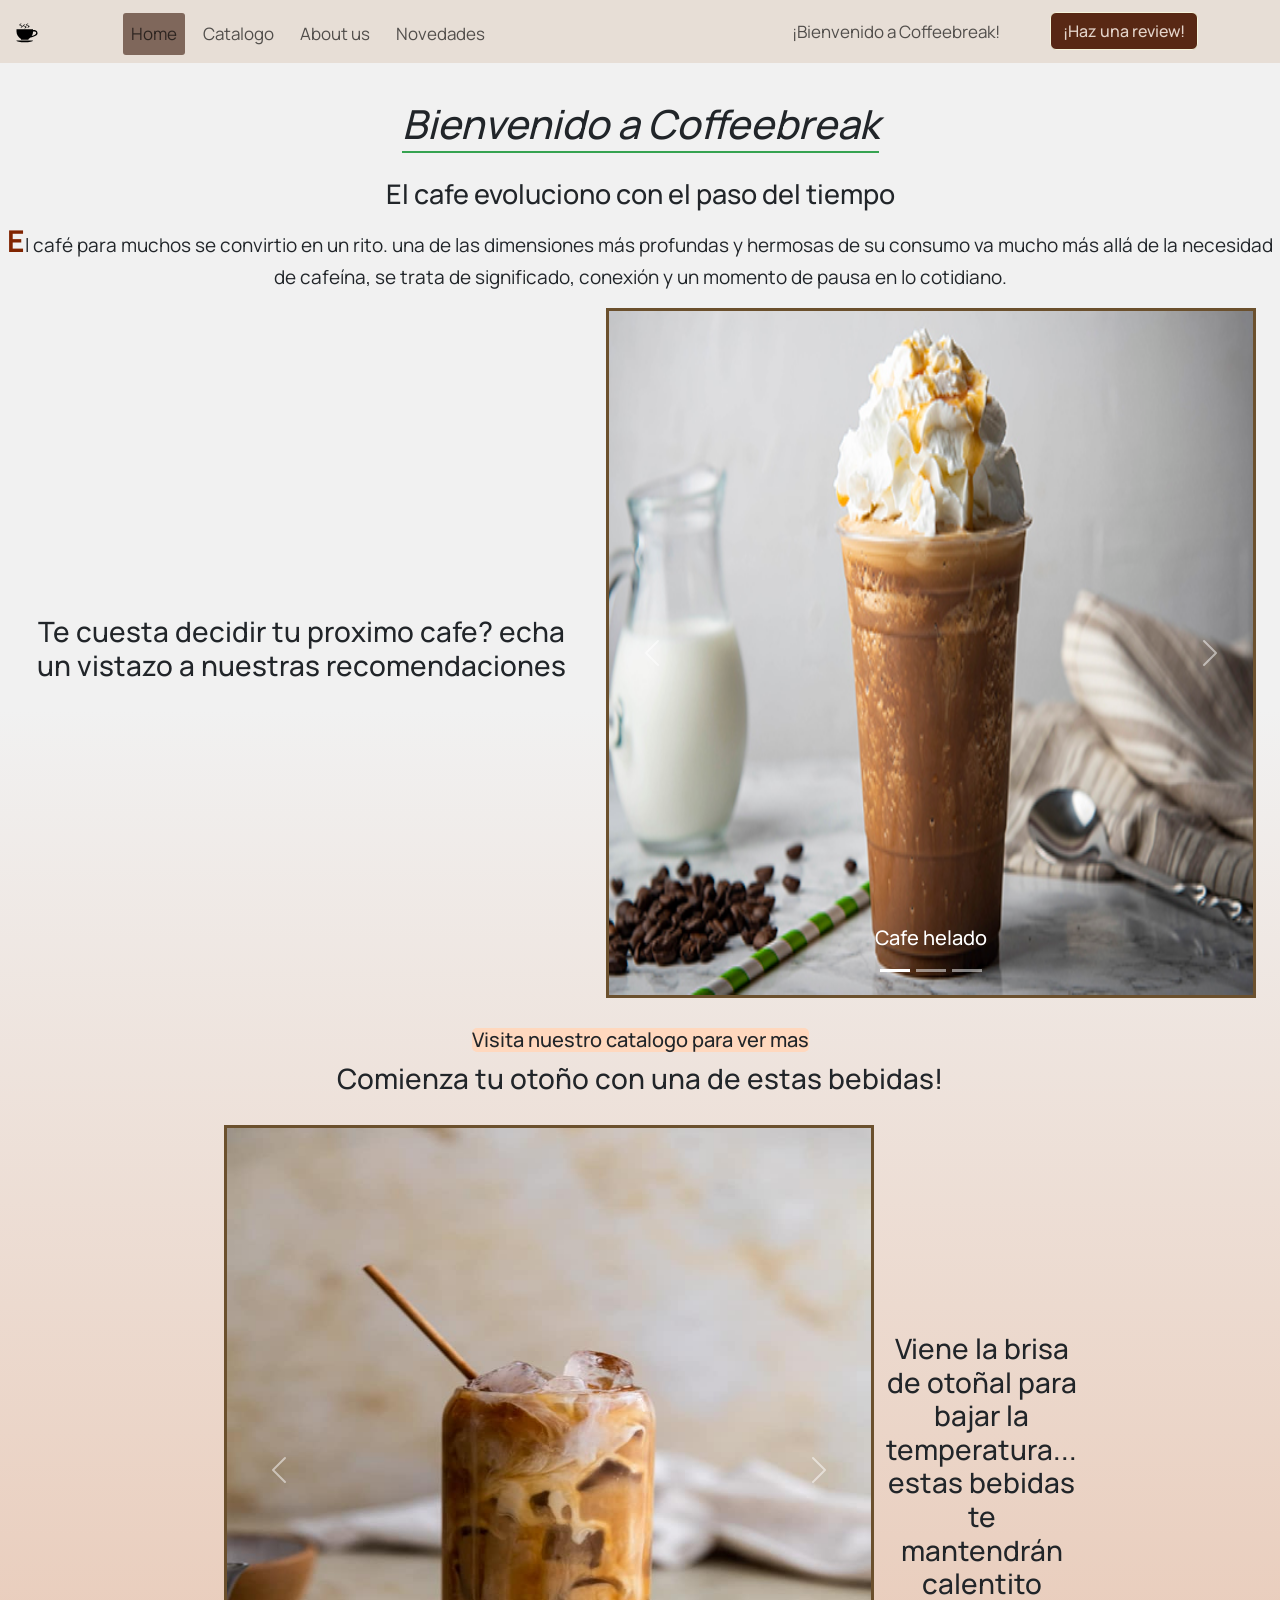
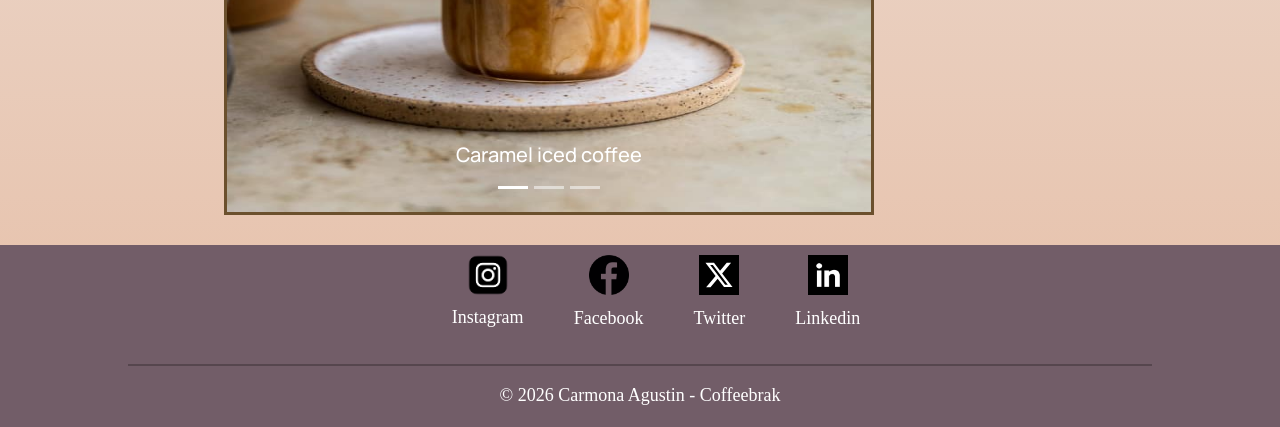
<file: index.html>
<!DOCTYPE html>
<html lang="en">

<head>
    <meta charset="UTF-8">
    <meta name="viewport" content="width=device-width, initial-scale=1.0">
    <meta name="description" content="Bienvenido a Coffeebreak. Conoce nuestras novedades sobre el mundo cafetero y visita nuestro catálogo para inspirarte con tu proximo cafe.">
    <title>Sugerencias y novedades</title>

    <link href="https://cdn.jsdelivr.net/npm/bootstrap@5.3.8/dist/css/bootstrap.min.css" rel="stylesheet"
        integrity="sha384-sRIl4kxILFvY47J16cr9ZwB07vP4J8+LH7qKQnuqkuIAvNWLzeN8tE5YBujZqJLB" crossorigin="anonymous">

    <link rel="stylesheet" href="./css/style.css">
    <link rel="preconnect" href="https://fonts.googleapis.com">
    <link rel="preconnect" href="https://fonts.gstatic.com" crossorigin>
    <link href="https://fonts.googleapis.com/css2?family=Manrope:wght@200..800&display=swap" rel="stylesheet">
</head>

<body class="main-background">

    <header>
        <nav class="navbar navbar-expand-lg" >

            <div class="container-fluid">
                <a class="navbar-brand" href="#">
                    <img src="./img/coffeeicon.svg" alt="bootstrap" width="30" height="24" class="d-inline-block" />
                </a>
                <button class="navbar-toggler" type="button" data-bs-toggle="collapse"
                    data-bs-target="#navbarSupportedContent" aria-controls="navbarSupportedContent"
                    aria-expanded="false" aria-label="Toggle navigation">
                    <span class="navbar-toggler-icon"></span>
                </button>

                <div class="collapse navbar-collapse" id="navbarSupportedContent">
                    <ul class="navbar-nav me-auto mb-2 mb-lg-0">
                        <li class="nav-item">
                            <a class="nav-link navact" aria-current="page" href="#">Home</a>
                        </li>
                        <li class="nav-item">
                            <a class="nav-link" href="./pages/catalogo.html">Catalogo</a>
                        </li>
                        <li class="nav-item">
                            <a class="nav-link" href="./pages/about.html">About us</a>

                        </li>
                        <li class="nav-item">
                            <a class="nav-link" href="./pages/novedades.html">Novedades</a>
                        </li>
                        
                    </ul>
                    <span class="navbar-text" style="margin-right: 50px;">
                        ¡Bienvenido a Coffeebreak!
                    </span>
                    <li class="nav-item sesion  ">
                        <a class="btn btn-outline-success" href="./pages/contacto.html" role="button">¡Haz una review!</a>
                        <ul class="dropdown-menu"></ul>
                    </li>
                </div>
            </div>

        </nav>



    </header>



    <main  class="text-deco">

        <h1 class="main-h1"><i style="border-bottom: 2px solid rgb(54, 163, 81);">Bienvenido a Coffeebreak</i></h1>

        <h2 class="main-h2">El cafe evoluciono con el paso del tiempo</h2>
        
        <div>
            <p>
                El café para muchos se convirtio en un rito. una de las dimensiones más profundas y hermosas de su consumo
                va mucho más allá de la necesidad de cafeína, se trata de significado, conexión y un momento de pausa en lo                cotidiano.
            </p>
        
            
        </div>

        <section class="img-fluid carru-index">

            <h3>Te cuesta decidir tu proximo cafe? echa un vistazo a nuestras recomendaciones</h3>

            

            <div id="carouselExampleCaptions" class="carousel slide container" data-bs-ride="carousel">
                <div class="carousel-indicators">
                    <button type="button" data-bs-target="#carouselExampleCaptions" data-bs-slide-to="0" class="active"
                        aria-current="true" aria-label="Slide 1"></button>
                    <button type="button" data-bs-target="#carouselExampleCaptions" data-bs-slide-to="1"
                        aria-label="Slide 2"></button>
                    <button type="button" data-bs-target="#carouselExampleCaptions" data-bs-slide-to="2"
                        aria-label="Slide 3"></button>
                </div>

                <div class="carousel-inner container">
                    <div class="carousel-item active img-flui">
                        <a href="./pages/catalogo.html#cafe-helado">
                            <img src="./img/cafe-helado.jpg" alt="cafe helado">
                        </a>
                        
                        <div class="carousel-caption d-none d-md-block">
                            <h5>Cafe helado</h5>
                        </div>
                    </div>
                    <div class="carousel-item">
                        <a href="./pages/catalogo.html#cafe-dubai">
                            <img src="./img/cafedubai.jpg" alt="cafe dubai">
                        </a>
                        <div class="carousel-caption d-none d-md-block">
                            <h5>Café Dubai</h5>
                        </div>
                    </div>
                    <div class="carousel-item">
                        <a href="./pages/catalogo.html#cafe-pist">
                            <img src="./img/cafepist.jpg" alt="cafe con pistaccio">
                        </a>
                        <div class="carousel-caption d-none d-md-block">
                            <h5>Cafe pistaccio</h5>
                        </div>
                    </div>
                </div>
                <button class="carousel-control-prev" type="button" data-bs-target="#carouselExampleCaptions"
                    data-bs-slide="prev">
                    <span class="carousel-control-prev-icon" aria-hidden="true"></span>
                    <span class="visually-hidden">Previous</span>
                </button>
                <button class="carousel-control-next" type="button" data-bs-target="#carouselExampleCaptions"
                    data-bs-slide="next">
                    <span class="carousel-control-next-icon" aria-hidden="true"></span>
                    <span class="visually-hidden">Next</span>
                </button>
            </div>


        </section>

        <h4>Visita nuestro catalogo para ver mas</h4>

        <h3>Comienza tu otoño con una de estas bebidas!</h3>

        

        <section class="borderin img-fluid container carru-index">

            <div id="carouselExampleCaptions2" class="carousel slide container" data-bs-ride="carousel">
                <div class="carousel-indicators">
                    <button type="button" data-bs-target="#carouselExampleCaptions2" data-bs-slide-to="0" class="active"
                        aria-current="true" aria-label="Slide 1"></button>
                    <button type="button" data-bs-target="#carouselExampleCaptions2" data-bs-slide-to="1"
                        aria-label="Slide 2"></button>
                    <button type="button" data-bs-target="#carouselExampleCaptions2" data-bs-slide-to="2"
                        aria-label="Slide 3"></button>
                </div>
                <div class="carousel-inner">
                    <div class="carousel-item active">
                        <a href="./pages/catalogo.html#caramel-coffee">
                            <img src="./img/caramelicedcoffee.jpg" alt="Cafe helado con caramelo">
                        </a>
                        <div class="carousel-caption d-none d-md-block">
                            <h5>Caramel iced coffee</h5>
                            
                        </div>
                    </div>
                    <div class="carousel-item">
                        <a href="./pages/catalogo.html#capu-ita-helado">
                            <img src="./img/capuccinoita-helado.avif" alt="Capuccino italiano helado">
                        </a>
                        <div class="carousel-caption d-none d-md-block">
                            <h5>Capuccino italiano helado </h5>
                            
                        </div>
                    </div>
                    <div class="carousel-item">
                        <a href="./pages/catalogo.html#cafe-helado">
                            <img src="./img/icedlatte.jpeg" alt="Latte helado">
                        </a>
                        <div class="carousel-caption d-none d-md-block">
                            <h5>Latte helado</h5>
                            
                        </div>
                    </div>
                </div>
                <button class="carousel-control-prev" type="button" data-bs-target="#carouselExampleCaptions2"
                    data-bs-slide="prev">
                    <span class="carousel-control-prev-icon" aria-hidden="true"></span>
                    <span class="visually-hidden">Previous</span>
                </button>
                <button class="carousel-control-next" type="button" data-bs-target="#carouselExampleCaptions2"
                    data-bs-slide="next">
                    <span class="carousel-control-next-icon" aria-hidden="true"></span>
                    <span class="visually-hidden">Next</span>
                </button>
            </div>

            <h3 class="twoslide">Viene la brisa de otoñal para bajar la temperatura... estas bebidas te mantendrán calentito</h3>

        </section>


    </main>



    <footer>
        <div>
            <div>
                <ul>
                    <li><a href="https://www.instagram.com/agu.sferre/"><img src="./img/instagram.webp" alt="instagram"
                                id="ig"></a><p>Instagram</p></li>
                    <li><a href="https://www.facebook.com/profile.php?id=100009521592303"><img src="./img/facebook.png"
                                alt="facebook"></a><p style="margin-top: 10px;">Facebook</p></li>
                    <li><a href="https://x.com/agu_sferre"><img src="./img/twitter.svg" alt="twitter"></a><p style="margin-top: 10px;">Twitter</p></li>

                    <li><a href="https://www.linkedin.com/in/agustin-carmona-980941267/"><img src="./img/linkedin.avif" alt="Linkedin"></a><p style="margin-top: 10px;">Linkedin</p></li>
                    
                </ul>

            </div>

            <hr class="borderf">
            

            <div>
                <p>© 2026 Carmona Agustin - Coffeebrak</p>
            </div>
        </div>
    </footer>

    <script src="https://cdn.jsdelivr.net/npm/bootstrap@5.3.8/dist/js/bootstrap.bundle.min.js"
        integrity="sha384-FKyoEForCGlyvwx9Hj09JcYn3nv7wiPVlz7YYwJrWVcXK/BmnVDxM+D2scQbITxI"
        crossorigin="anonymous"></script>

</body>


</html>
</file>
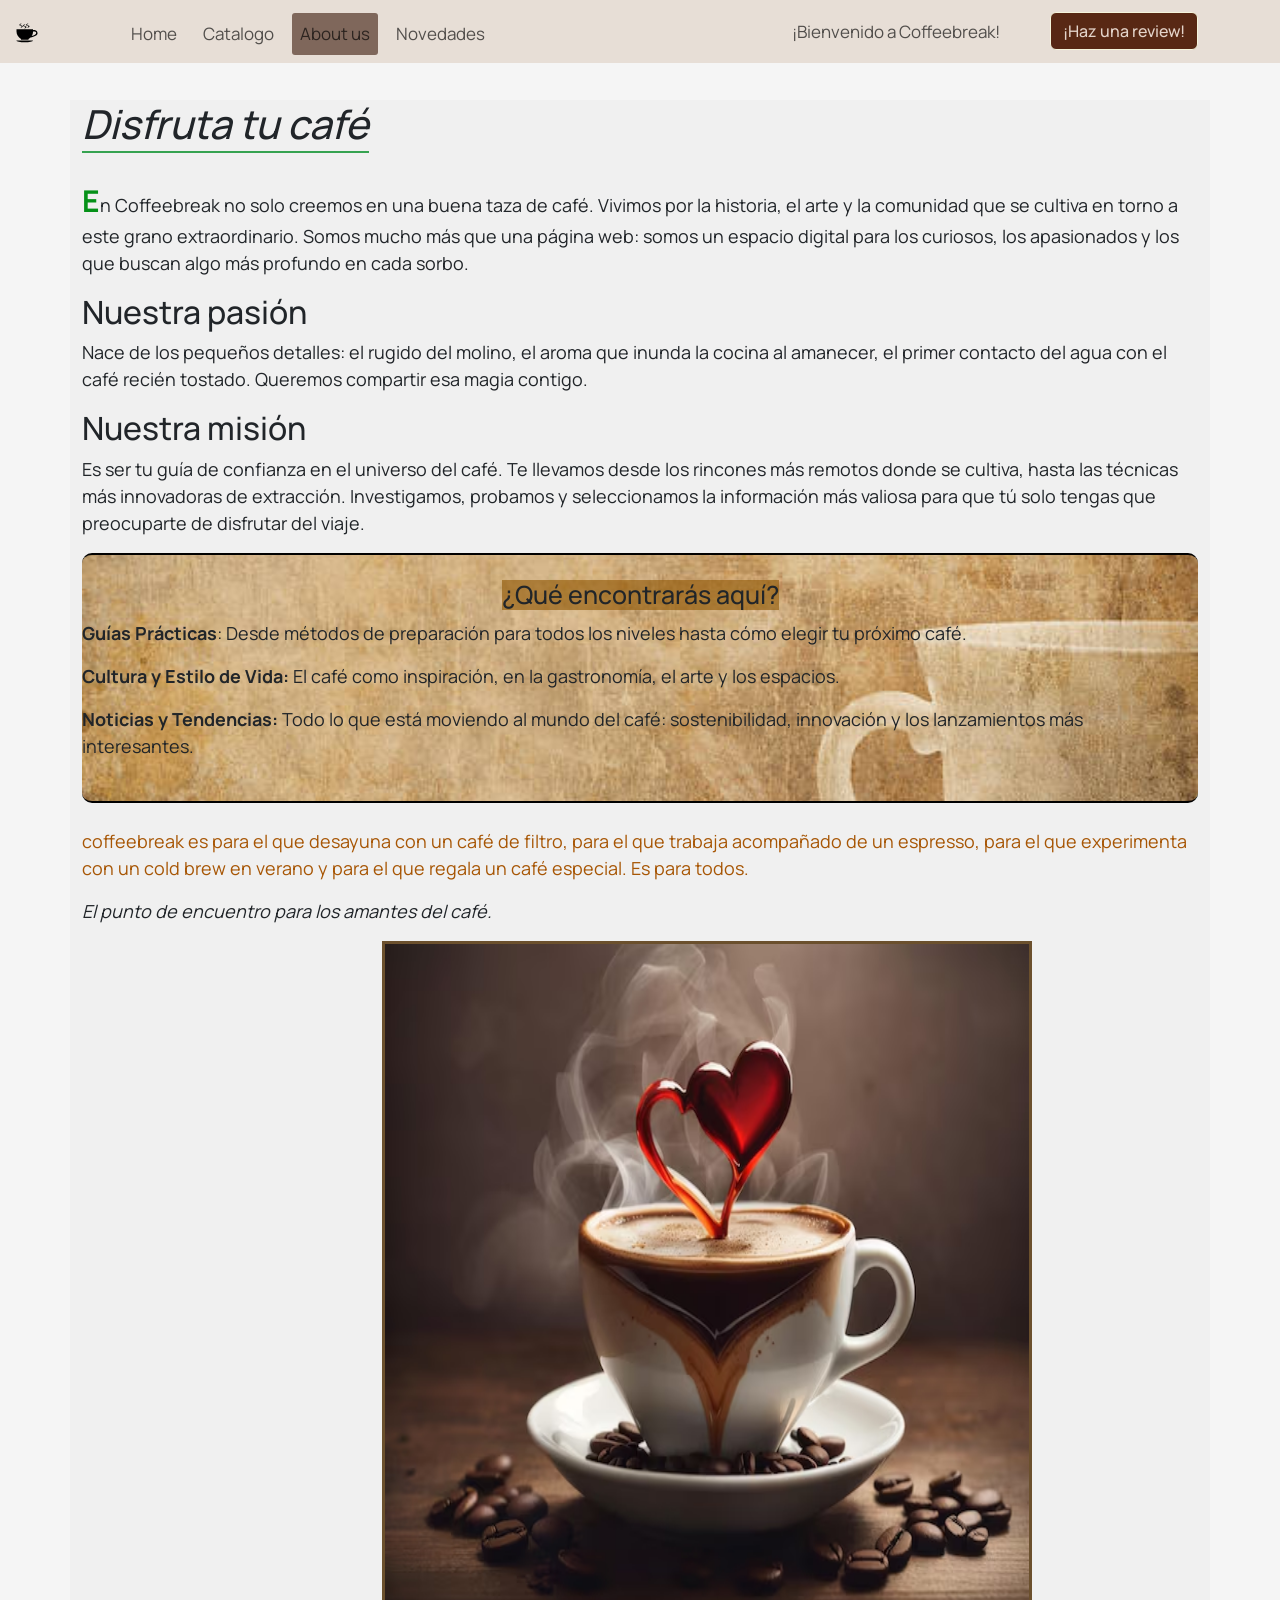
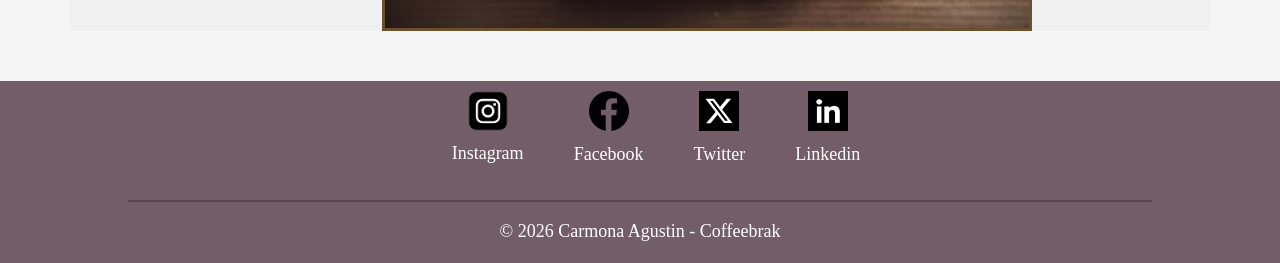
<file: pages/about.html>
<!DOCTYPE html>
<html lang="en">

<head>
    <meta charset="UTF-8">
    <meta name="viewport" content="width=device-width, initial-scale=1.0">
    <meta name="description" content="El rugido del molino, el aroma al amanecer, el primer sorbo. En Coffeebreak compartimos la magia y esencia del café. Conocé nuestra historia y pasión.">
    <title>Sobre nosotros</title>
    <link href="https://cdn.jsdelivr.net/npm/bootstrap@5.3.8/dist/css/bootstrap.min.css" rel="stylesheet"
        integrity="sha384-sRIl4kxILFvY47J16cr9ZwB07vP4J8+LH7qKQnuqkuIAvNWLzeN8tE5YBujZqJLB" crossorigin="anonymous">

    <link rel="stylesheet" href="../css/style.css">
    <link rel="preconnect" href="https://fonts.googleapis.com">
    <link rel="preconnect" href="https://fonts.gstatic.com" crossorigin>
    <link href="https://fonts.googleapis.com/css2?family=Manrope:wght@200..800&display=swap" rel="stylesheet">
</head>

<body>
    <header>

        <nav class="navbar navbar-expand-lg">

            <div class="container-fluid">
                <a class="navbar-brand" href="../index.html">
                    <img src="../img/coffeeicon.svg" alt="bootstrap" width="30" height="24" class="d-inline-block" />
                </a>
                <button class="navbar-toggler" type="button" data-bs-toggle="collapse"
                    data-bs-target="#navbarSupportedContent" aria-controls="navbarSupportedContent"
                    aria-expanded="false" aria-label="Toggle navigation">
                    <span class="navbar-toggler-icon"></span>
                </button>

                <div class="collapse navbar-collapse" id="navbarSupportedContent">
                    <ul class="navbar-nav me-auto mb-2 mb-lg-0">
                        <li class="nav-item">
                            <a class="nav-link" aria-current="page" href="../index.html">Home</a>
                        </li>
                        <li class="nav-item">
                            <a class="nav-link" href="../pages/catalogo.html">Catalogo</a>
                        </li>
                        <li class="nav-item">
                            <a class="nav-link navact" href="#">About us</a>

                        </li>
                        <li class="nav-item">
                            <a class="nav-link" href="../pages/novedades.html">Novedades</a>

                        </li>
                       
                    </ul>
                    <span class="navbar-text" style="margin-right: 50px;">
                        ¡Bienvenido a Coffeebreak!
                    </span>

                    <li class="nav-item sesion">
                        <a class="btn btn-outline-success" href="../pages/contacto.html" role="button">¡Haz una
                            review!</a>
                        <ul class="dropdown-menu"></ul>
                    </li>
                </div>
            </div>

        </nav>
    </header>


    <main>

        <section>
            <div class="container aboutus">
                <div>
                    <h1><i style="border-bottom: 2px solid rgb(54, 163, 81);">Disfruta tu café</i></h1>
                    <div>
                        <p>En Coffeebreak no solo creemos en una buena taza de café. Vivimos por la historia, el arte y
                            la comunidad
                            que se cultiva en torno a este grano extraordinario. Somos mucho más que una página web:
                            somos un
                            espacio digital para los curiosos,
                            los apasionados y los que buscan algo más profundo en cada sorbo.</p>
                    </div>
                </div>

                <div>
                    <h2>Nuestra pasión</h2>
                    <p>Nace de los pequeños detalles: el rugido del molino, el aroma que inunda la cocina al amanecer,
                        el primer
                        contacto del
                        agua con el café recién tostado. Queremos compartir esa magia contigo.</p>
                </div>
                <div>
                    <h2>Nuestra misión</h2>
                    <p>Es ser tu guía de confianza en el universo del café. Te llevamos desde los rincones más remotos
                        donde se
                        cultiva, hasta las técnicas más innovadoras de extracción.
                        Investigamos, probamos y seleccionamos la información más valiosa para que tú solo tengas que
                        preocuparte de disfrutar del viaje.</p>
                </div>




                <div class="borderab">
                    <h3>¿Qué encontrarás aquí?</h3>
                    <p><b>Guías Prácticas</b>: Desde
                        métodos de preparación para todos los niveles hasta cómo elegir tu próximo café.</p>

                    <p><b>Cultura y Estilo de Vida:</b> El café como inspiración, en la gastronomía, el arte y los
                        espacios.</p>

                    <p><b>Noticias y Tendencias:</b> Todo lo que está moviendo al mundo del café: sostenibilidad,
                        innovación y
                        los lanzamientos más interesantes.</p>
                </div>

                <div class="colortext">
                    <p>coffeebreak es para el que desayuna con un café de filtro, para el que trabaja acompañado de un
                        espresso,
                        para el que experimenta con un cold brew en verano y para el que regala un café especial. Es
                        para todos.
                    </p>
                </div>

                <p><i>El punto de encuentro para los amantes del café.</i></p>

                <img src="../img/cafeconamor.avif" alt="Cafe con un corazon" class="cafelove">

            </div>
        </section>

    </main>

    <footer>
        <div>
            <div>
                <ul>
                    <li><a href="https://www.instagram.com/agu.sferre/"><img src="../img/instagram.webp" alt="instagram"
                                id="ig"></a><p>Instagram</p></li>
                    <li><a href="https://www.facebook.com/profile.php?id=100009521592303"><img src="../img/facebook.png"
                                alt="facebook"></a><p style="margin-top: 10px;">Facebook</p></li>
                    <li><a href="https://x.com/agu_sferre"><img src="../img/twitter.svg" alt="twitter"></a><p style="margin-top: 10px;">Twitter</p></li>

                    <li><a href="https://www.linkedin.com/in/agustin-carmona-980941267/"><img src="../img/linkedin.avif" alt="Linkedin"></a><p style="margin-top: 10px;">Linkedin</p></li>
                    
                </ul>

            </div>

            <hr class="borderf">
            

            <div>
                <p>© 2026 Carmona Agustin - Coffeebrak</p>
            </div>
        </div>
    </footer>
    <script src="https://cdn.jsdelivr.net/npm/bootstrap@5.3.8/dist/js/bootstrap.bundle.min.js"
        integrity="sha384-FKyoEForCGlyvwx9Hj09JcYn3nv7wiPVlz7YYwJrWVcXK/BmnVDxM+D2scQbITxI"
        crossorigin="anonymous"></script>
</body>

</html>
</file>
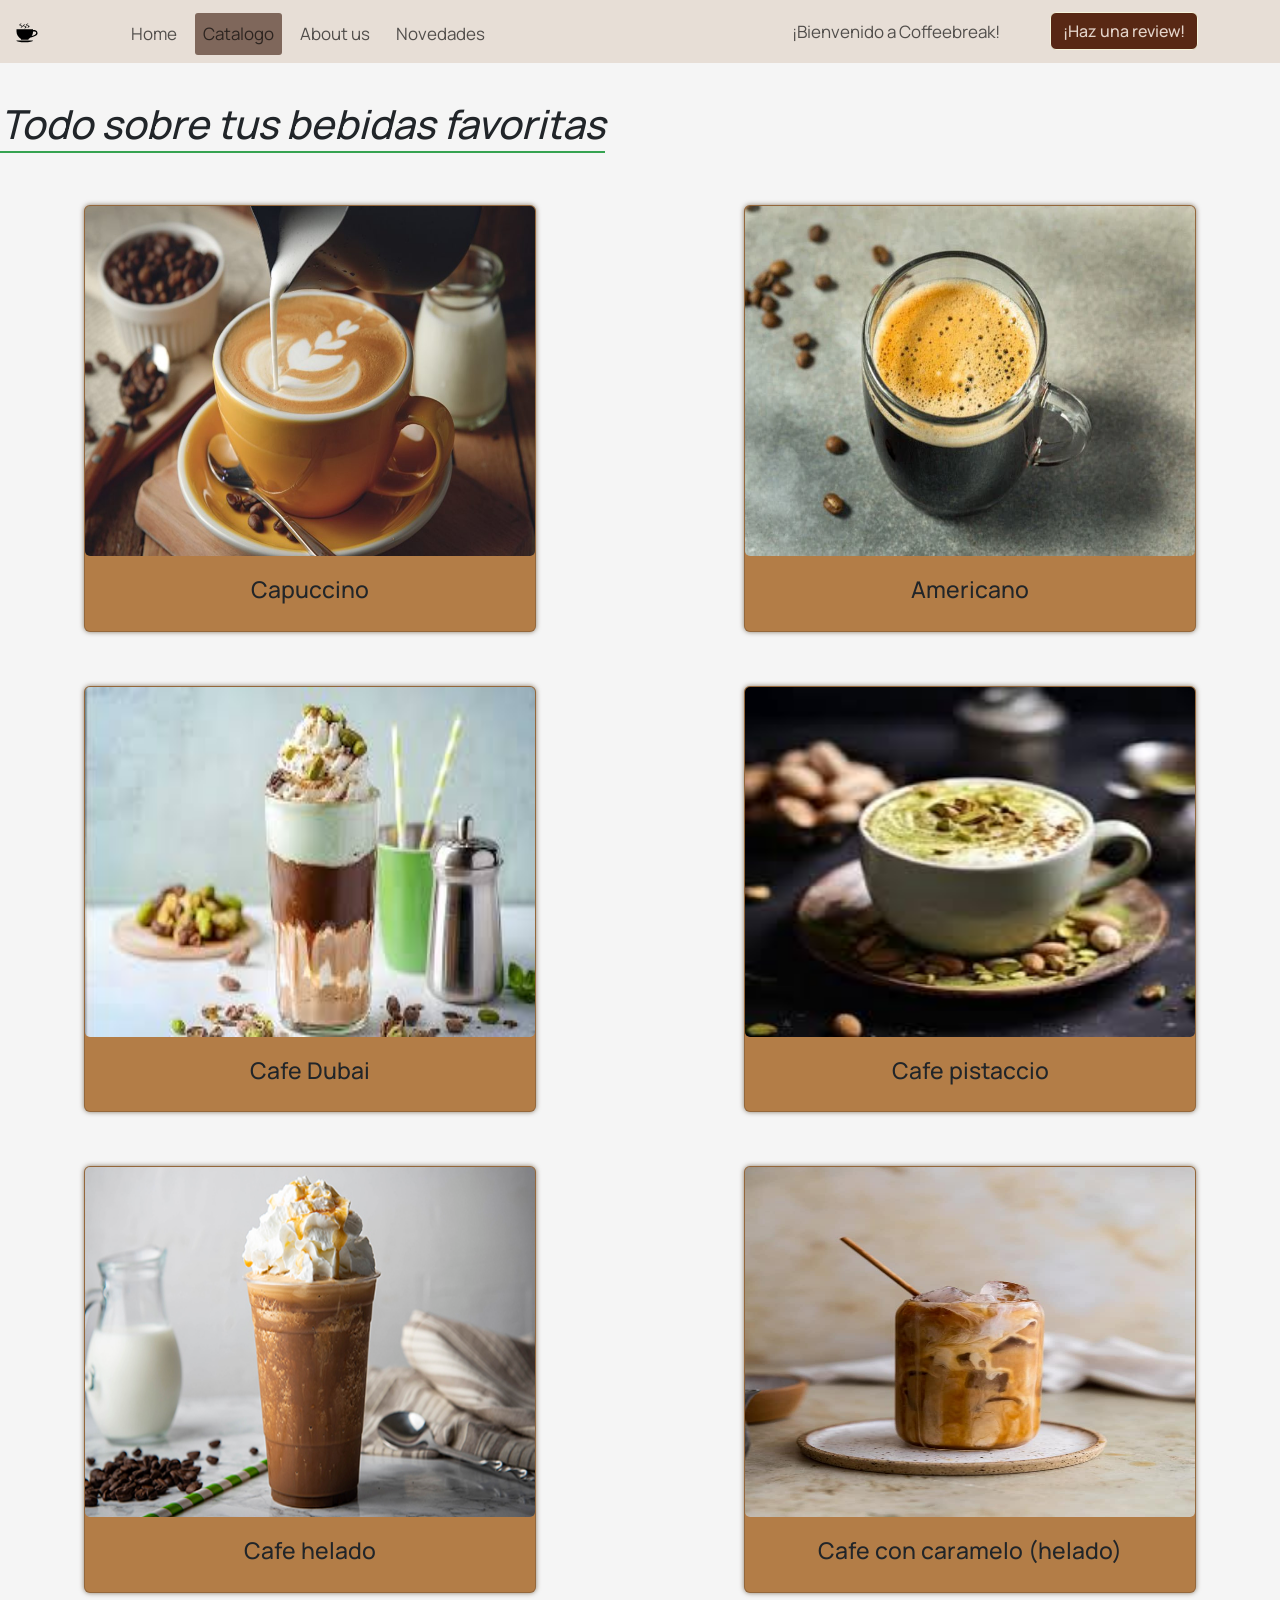
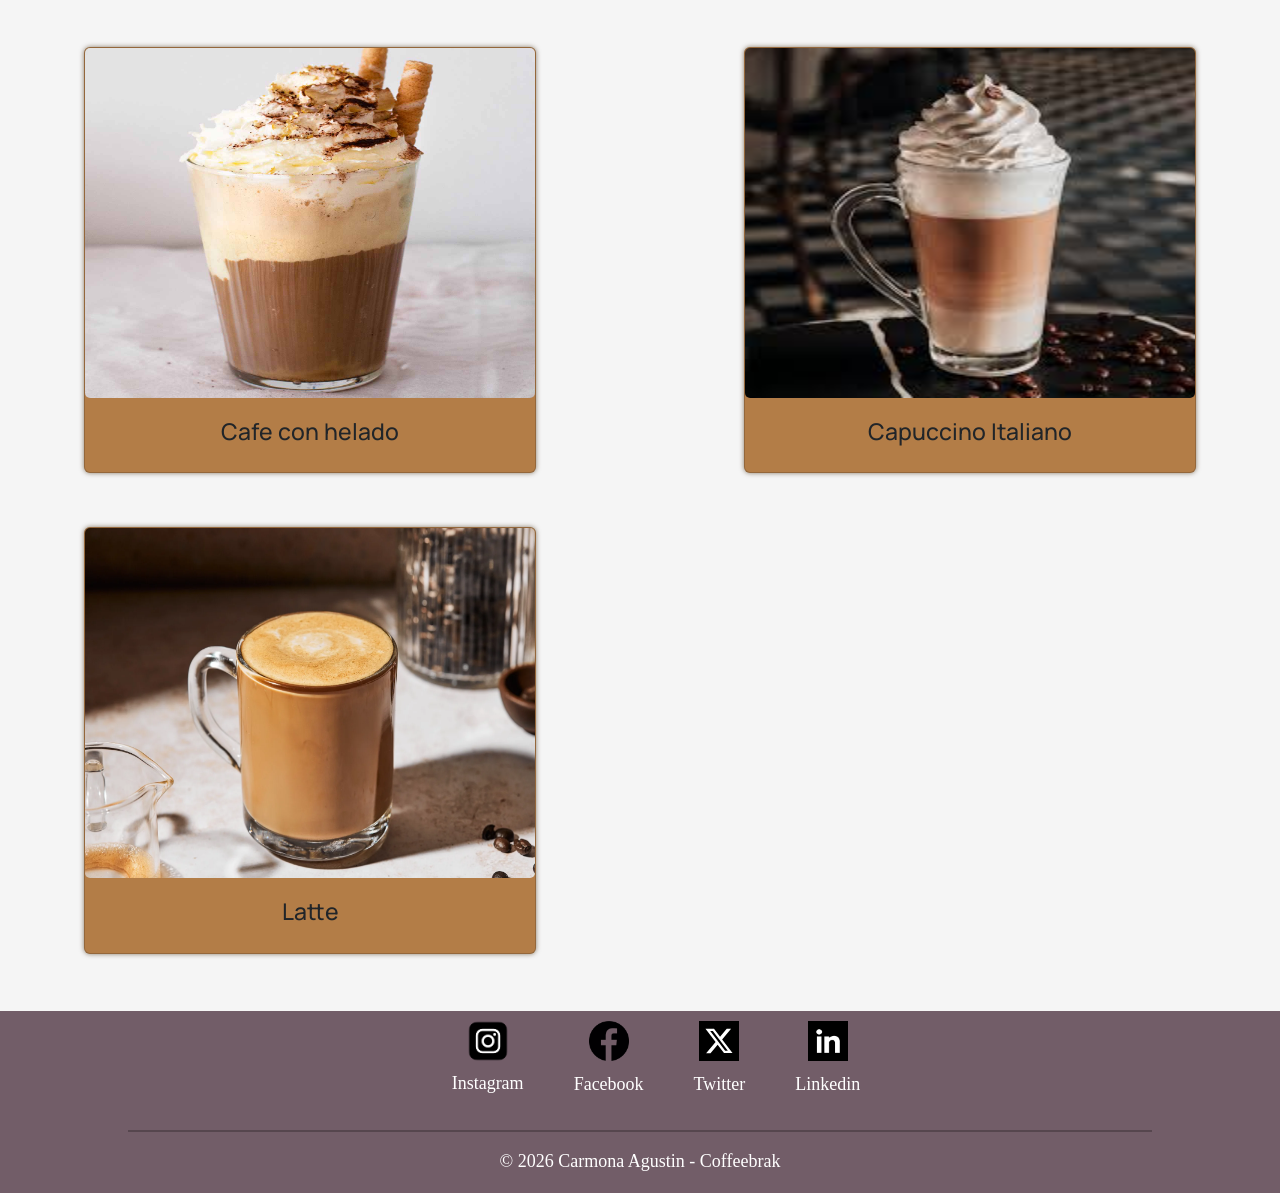
<file: pages/catalogo.html>
<!DOCTYPE html>
<html lang="en">

<head>
    <meta charset="UTF-8">
    <meta name="viewport" content="width=device-width, initial-scale=1.0">
    <meta name="description"
        content="Descubrí todo sobre tus bebidas favoritas en Coffeebreak. Explorá la gran variedad de cafés que tenemos para vos. ¡Visitá nuestro catálogo completo para mas informacion!">
    <title>Catalogo del mundo cafetero</title>

    <link href="https://cdn.jsdelivr.net/npm/bootstrap@5.3.8/dist/css/bootstrap.min.css" rel="stylesheet"
        integrity="sha384-sRIl4kxILFvY47J16cr9ZwB07vP4J8+LH7qKQnuqkuIAvNWLzeN8tE5YBujZqJLB" crossorigin="anonymous">

    <link rel="stylesheet" href="../css/style.css">
    <link rel="preconnect" href="https://fonts.googleapis.com">
    <link rel="preconnect" href="https://fonts.gstatic.com" crossorigin>
    <link href="https://fonts.googleapis.com/css2?family=Manrope:wght@200..800&display=swap" rel="stylesheet">
</head>

<body>

    <header>

        <nav class="navbar navbar-expand-lg">

            <div class="container-fluid">
                <a class="navbar-brand" href="../index.html">
                    <img src="../img/coffeeicon.svg" alt="bootstrap" width="30" height="24" class="d-inline-block" />
                </a>
                <button class="navbar-toggler" type="button" data-bs-toggle="collapse"
                    data-bs-target="#navbarSupportedContent" aria-controls="navbarSupportedContent"
                    aria-expanded="false" aria-label="Toggle navigation">
                    <span class="navbar-toggler-icon"></span>
                </button>

                <div class="collapse navbar-collapse" id="navbarSupportedContent">
                    <ul class="navbar-nav me-auto mb-2 mb-lg-0">
                        <li class="nav-item">
                            <a class="nav-link" aria-current="page" href="../index.html">Home</a>
                        </li>
                        <li class="nav-item">
                            <a class="nav-link navact" href="#">Catalogo</a>
                        </li>
                        <li class="nav-item dropdown">
                            <a class="nav-link" href="../pages/about.html">About us</a>

                        </li>
                        <li class="nav-item">
                            <a class="nav-link" href="../pages/novedades.html">Novedades</a>

                        </li>

                    </ul>
                    <span class="navbar-text" style="margin-right: 50px;">
                        ¡Bienvenido a Coffeebreak!
                    </span>
                    <li class="nav-item sesion">
                        <a class="btn btn-outline-success" href="../pages/contacto.html" role="button">¡Haz una
                            review!</a>
                        <ul class="dropdown-menu"></ul>
                    </li>
                </div>
            </div>

        </nav>




    </header>

    <main>



        <h1><i style="border-bottom: 2px solid rgb(54, 163, 81);">Todo sobre tus bebidas favoritas</i></h1>



        <section class="bordercat">

            <button type="button" class="btn" data-bs-toggle="modal" data-bs-target="#exampleModal">
                <div class="card colorcard card-cat">
                    <img src="../img/capuccino.jpg" class="card-img-top" alt="Tipo de cafe">
                    <div class="card-body">
                        <p class="card-title">Capuccino</p>
                    </div>
            </button>


            <!-- Modal -->

            <div class="modal fade" id="exampleModal" tabindex="-1" aria-labelledby="exampleModalLabel"
                aria-hidden="true">
                <div class="modal-dialog modal-dialog-centered">
                    <div class="modal-content modal-color">
                        <div class="modal-header">
                            <div>

                                <iframe width="450" height="350" src="https://www.youtube.com/embed/gvPetTPFsZM"
                                    title="How To Make the Perfect Cappuccino" frameborder="0"
                                    allow="accelerometer; autoplay; clipboard-write; encrypted-media; gyroscope; picture-in-picture; web-share"
                                    referrerpolicy="strict-origin-when-cross-origin" allowfullscreen></iframe>
                            </div>
                        </div>
                        <div class="text-modal">
                            <p style="border-bottom: 2px solid rgb(163, 125, 54);">Ingredientes</p>
                            <ol>
                                <li>1/3 de café espresso</li>
                                <li>1/3 de leche vaporizada</li>
                                <li>1/3 de espuma de leche</li>
                            </ol>
                        </div>
                    </div>
                </div>
            </div>

            <!-- ends modal -->

            <button type="button" class="btn" data-bs-toggle="modal" data-bs-target="#exampleModal2">
                <div class="card colorcard card-cat">
                    <img src="../img/americano.webp" class="card-img-top" alt="Tipo de cafe">
                    <div class="card-body">
                        <p class="card-title">Americano</p>
                    </div>
            </button>


            <!-- Modal -->

            <div class="modal fade" id="exampleModal2" tabindex="-1" aria-labelledby="exampleModalLabel"
                aria-hidden="true">
                <div class="modal-dialog modal-dialog-centered">
                    <div class="modal-content modal-color">
                        <div class="modal-header">
                            <div>

                                <iframe width="450" height="315"
                                    src="https://www.youtube.com/embed/kqbw6bVB01I?si=RpH-JvC8ct-_gvH3"
                                    title="YouTube video player" frameborder="0"
                                    allow="accelerometer; autoplay; clipboard-write; encrypted-media; gyroscope; picture-in-picture; web-share"
                                    referrerpolicy="strict-origin-when-cross-origin" allowfullscreen></iframe>

                            </div>
                        </div>
                        <div class="text-modal">
                            <p style="border-bottom: 2px solid rgb(163, 125, 54);">Ingredientes</p>
                            <ol>
                                <li>Un shot cafe espresso</li>
                                <li>Agua caliente</li>
                            </ol>
                        </div>
                    </div>
                </div>
            </div>






            <button type="button" class="btn" data-bs-toggle="modal" data-bs-target="#exampleModal3">
                <div class="card colorcard card-cat">
                    <img src="../img/cafedubai.jpg" class="card-img-top" alt="Tipo de cafe" id="cafe-dubai">
                    <div class="card-body">
                        <p class="card-title">Cafe Dubai</p>
                    </div>
            </button>


            <!-- Modal -->

            <div class="modal fade" id="exampleModal3" tabindex="-1" aria-labelledby="exampleModalLabel"
                aria-hidden="true">
                <div class="modal-dialog modal-dialog-centered">
                    <div class="modal-content modal-color">
                        <div class="modal-header">
                            <div>

                                <iframe width="450" height="315"
                                    src="https://www.youtube.com/embed/H9w_2HQ-9Uc?si=NqITdSOcwdlLBRM8"
                                    title="YouTube video player" frameborder="0"
                                    allow="accelerometer; autoplay; clipboard-write; encrypted-media; gyroscope; picture-in-picture; web-share"
                                    referrerpolicy="strict-origin-when-cross-origin" allowfullscreen></iframe>

                            </div>
                        </div>
                        <div class="text-modal">
                            <p style="border-bottom: 2px solid rgb(163, 125, 54);">Ingredientes</p>
                            <ol>
                                <li>30 ml de café espresso</li>
                                <li>180 ml de leche caliente vaporizada</li>
                                <li>15 ml de Salsa de Chocolate Semiamargo</li>
                                <li>15 ml de Salsa de Pistacho</li>
                            </ol>
                        </div>
                    </div>
                </div>
            </div>



            <button type="button" class="btn" data-bs-toggle="modal" data-bs-target="#exampleModal4">
                <div class="card colorcard card-cat">
                    <img src="../img/cafepist.jpg" class="card-img-top" alt="Tipo de cafe" id="cafe-pist">
                    <div class="card-body">
                        <p class="card-title">Cafe pistaccio</p>
                    </div>
            </button>


            <!-- Modal -->

            <div class="modal fade" id="exampleModal4" tabindex="-1" aria-labelledby="exampleModalLabel"
                aria-hidden="true">
                <div class="modal-dialog modal-dialog-centered">
                    <div class="modal-content modal-color">
                        <div class="modal-header">
                            <div>

                                <iframe width="450" height="315"
                                    src="https://www.youtube.com/embed/YFiyJwTVh6A?si=EgIf4tkzC4kkG14z"
                                    title="YouTube video player" frameborder="0"
                                    allow="accelerometer; autoplay; clipboard-write; encrypted-media; gyroscope; picture-in-picture; web-share"
                                    referrerpolicy="strict-origin-when-cross-origin" allowfullscreen></iframe>

                            </div>
                        </div>
                        <div class="text-modal">
                            <p style="border-bottom: 2px solid rgb(163, 125, 54);">Ingredientes</p>
                            <ol>
                                <li>2 cucharada de Café expreso</li>
                                <li>2 cucharadas de crema de pistacho</li>
                                <li>400 ml de leche</li>
                            </ol>
                        </div>
                    </div>
                </div>
            </div>



            <button type="button" class="btn" data-bs-toggle="modal" data-bs-target="#exampleModal5">

                <div class="card colorcard card-cat">
                    <img src="../img/cafe-helado.jpg" id="cafe-helado" class="card-img-top" alt="Tipo de cafe">
                    <div class="card-body">
                        <p class="card-title">Cafe helado</p>
                    </div>
            </button>


            <!-- Modal -->

            <div class="modal fade" id="exampleModal5" tabindex="-1" aria-labelledby="exampleModalLabel"
                aria-hidden="true">
                <div class="modal-dialog modal-dialog-centered">
                    <div class="modal-content modal-color">
                        <div class="modal-header">
                            <div>

                                <iframe width="450" height="315"
                                    src="https://www.youtube.com/embed/dyYWrJR6PR4?si=33GTu_lc2ib3CV-3"
                                    title="YouTube video player" frameborder="0"
                                    allow="accelerometer; autoplay; clipboard-write; encrypted-media; gyroscope; picture-in-picture; web-share"
                                    referrerpolicy="strict-origin-when-cross-origin" allowfullscreen></iframe>

                            </div>
                        </div>
                        <div class="text-modal">
                            <p style="border-bottom: 2px solid rgb(163, 125, 54);">Ingredientes</p>
                            <ol>
                                <li>Dos cucharadas de cafe</li>
                                <li>Dos cucharadas de azucar</li>
                                <li>Dos tazas de leche</li>
                                <li>Una taza de hielo</li>
                                <li>Una Cucharada de helado vainilla</li>
                            </ol>
                        </div>
                    </div>
                </div>
            </div>



            <button type="button" class="btn" data-bs-toggle="modal" data-bs-target="#exampleModal6">
                <div class="card colorcard card-cat">
                    <img src="../img/caramelicedcoffee.jpg" class="card-img-top" alt="Tipo de cafe" id="caramel-coffee">
                    <div class="card-body">
                        <p class="card-title">Cafe con caramelo (helado)</p>
                    </div>
            </button>


            <!-- Modal -->

            <div class="modal fade" id="exampleModal6" tabindex="-1" aria-labelledby="exampleModalLabel"
                aria-hidden="true">
                <div class="modal-dialog modal-dialog-centered">
                    <div class="modal-content modal-color">
                        <div class="modal-header">
                            <div>

                                <iframe width="450" height="315"
                                    src="https://www.youtube.com/embed/EyKNGrK9sdU?si=tQDj78ONu4aAog6V"
                                    title="YouTube video player" frameborder="0"
                                    allow="accelerometer; autoplay; clipboard-write; encrypted-media; gyroscope; picture-in-picture; web-share"
                                    referrerpolicy="strict-origin-when-cross-origin" allowfullscreen></iframe>

                            </div>
                        </div>
                        <div class="text-modal">
                            <p style="border-bottom: 2px solid rgb(163, 125, 54);">Ingredientes</p>
                            <ol>
                                <li> 4  cucharada sirope de vainilla o más a gusto</li>
                                <li>Una Taza y 3/4  o 360 ml leche </li>
                                <li>1/4 taza café espresso o fuerte</li>
                                <li>Sirope caramelo </li>
                                <li>Hielo</li>
                            </ol>
                        </div>
                    </div>
                </div>
            </div>



            <button type="button" class="btn" data-bs-toggle="modal" data-bs-target="#exampleModal7">
                <div class="card colorcard card-cat">
                    <img src="../img/icecreamcoffee.jpg" class="card-img-top" alt="Tipo de cafe" id="cafe-helado">
                    <div class="card-body">
                        <p class="card-title">Cafe con helado</p>
                    </div>
            </button>


            <!-- Modal -->

            <div class="modal fade" id="exampleModal7" tabindex="-1" aria-labelledby="exampleModalLabel"
                aria-hidden="true">
                <div class="modal-dialog modal-dialog-centered">
                    <div class="modal-content modal-color">
                        <div class="modal-header">
                            <div>

                                <iframe width="450" height="315"
                                    src="https://www.youtube.com/embed/LJMYL2jY2Gw?si=fzI4vnc3cwpWH2HD"
                                    title="YouTube video player" frameborder="0"
                                    allow="accelerometer; autoplay; clipboard-write; encrypted-media; gyroscope; picture-in-picture; web-share"
                                    referrerpolicy="strict-origin-when-cross-origin" allowfullscreen></iframe>
                            </div>
                        </div>
                        <div class="text-modal">
                            <p style="border-bottom: 2px solid rgb(163, 125, 54);">Ingredientes</p>
                            <ol>
                                <li>1/3 de café espresso</li>
                                <li>1/3 de leche vaporizada</li>
                                <li>1/3 de espuma de leche</li>
                            </ol>
                        </div>
                    </div>
                </div>
            </div>



            <button type="button" class="btn" data-bs-toggle="modal" data-bs-target="#exampleModal8">
                <div class="card colorcard card-cat">
                    <img src="../img/capuccino-italiano.jpg" class="card-img-top" alt="Tipo de cafe"
                        id="capu-ita-helado">
                    <div class="card-body">
                        <p class="card-title">Capuccino Italiano</p>
                    </div>
            </button>


            <!-- Modal -->

            <div class="modal fade" id="exampleModal8" tabindex="-1" aria-labelledby="exampleModalLabel"
                aria-hidden="true">
                <div class="modal-dialog modal-dialog-centered">
                    <div class="modal-content modal-color">
                        <div class="modal-header">
                            <div>

                                <iframe width="450" height="315"
                                    src="https://www.youtube.com/embed/mN0GT1F9fQs?si=B-ElICwtoTqou_7Z"
                                    title="YouTube video player" frameborder="0"
                                    allow="accelerometer; autoplay; clipboard-write; encrypted-media; gyroscope; picture-in-picture; web-share"
                                    referrerpolicy="strict-origin-when-cross-origin" allowfullscreen></iframe>

                            </div>
                        </div>
                        <div class="text-modal">
                            <p style="border-bottom: 2px solid rgb(163, 125, 54);">Ingredientes</p>
                            <ol>
                                <li>1/3 de café espresso</li>
                                <li>1/3 de leche vaporizada</li>
                                <li>1/3 de espuma de leche</li>
                            </ol>
                        </div>
                    </div>
                </div>
            </div>



            <button type="button" class="btn" data-bs-toggle="modal" data-bs-target="#exampleModal9">
                <div class="card colorcard card-cat">
                    <img src="../img/Latte.webp" class="card-img-top" alt="Tipo de cafe">
                    <div class="card-body">
                        <p class="card-title">Latte</p>
                    </div>
            </button>


            <!-- Modal -->

            <div class="modal fade" id="exampleModal9" tabindex="-1" aria-labelledby="exampleModalLabel"
                aria-hidden="true">
                <div class="modal-dialog modal-dialog-centered">
                    <div class="modal-content modal-color">
                        <div class="modal-header">
                            <div>

                                <iframe width="450" height="315"
                                    src="https://www.youtube.com/embed/eEj5tFYdPYs?si=onJMzv16OJ7grJu4"
                                    title="How to make a latte" frameborder="0"
                                    allow="accelerometer; autoplay; clipboard-write; encrypted-media; gyroscope; picture-in-picture; web-share"
                                    referrerpolicy="strict-origin-when-cross-origin" allowfullscreen></iframe>

                            </div>
                        </div>
                        <div class="text-modal">
                            <p style="border-bottom: 2px solid rgb(163, 125, 54);">Ingredientes</p>
                            <ol>
                                <li>200 ml de agua (1 taza)</li>
                                <li>10 ml de esencia de vainilla (1 cucharada)</li>
                                <li>40 gr de café molido (1/3 de taza)</li>
                                <li>200 ml de leche (1 taza)</li>
                            </ol>
                        </div>
                    </div>
                </div>
            </div>

        </section>


    </main>


    <footer>
        <div>
            <div>
                <ul>
                    <li><a href="https://www.instagram.com/agu.sferre/"><img src="../img/instagram.webp" alt="instagram"
                                id="ig"></a>
                        <p>Instagram</p>
                    </li>
                    <li><a href="https://www.facebook.com/profile.php?id=100009521592303"><img src="../img/facebook.png"
                                alt="facebook"></a>
                        <p style="margin-top: 10px;">Facebook</p>
                    </li>
                    <li><a href="https://x.com/agu_sferre"><img src="../img/twitter.svg" alt="twitter"></a>
                        <p style="margin-top: 10px;">Twitter</p>
                    </li>

                    <li><a href="https://www.linkedin.com/in/agustin-carmona-980941267/"><img src="../img/linkedin.avif"
                                alt="Linkedin"></a>
                        <p style="margin-top: 10px;">Linkedin</p>
                    </li>

                </ul>

            </div>

            <hr class="borderf">


            <div>
                <p>© 2026 Carmona Agustin - Coffeebrak</p>
            </div>
        </div>
    </footer>

    <script src="https://cdn.jsdelivr.net/npm/bootstrap@5.3.8/dist/js/bootstrap.bundle.min.js"
        integrity="sha384-FKyoEForCGlyvwx9Hj09JcYn3nv7wiPVlz7YYwJrWVcXK/BmnVDxM+D2scQbITxI"
        crossorigin="anonymous"></script>
</body>

</html>
</file>
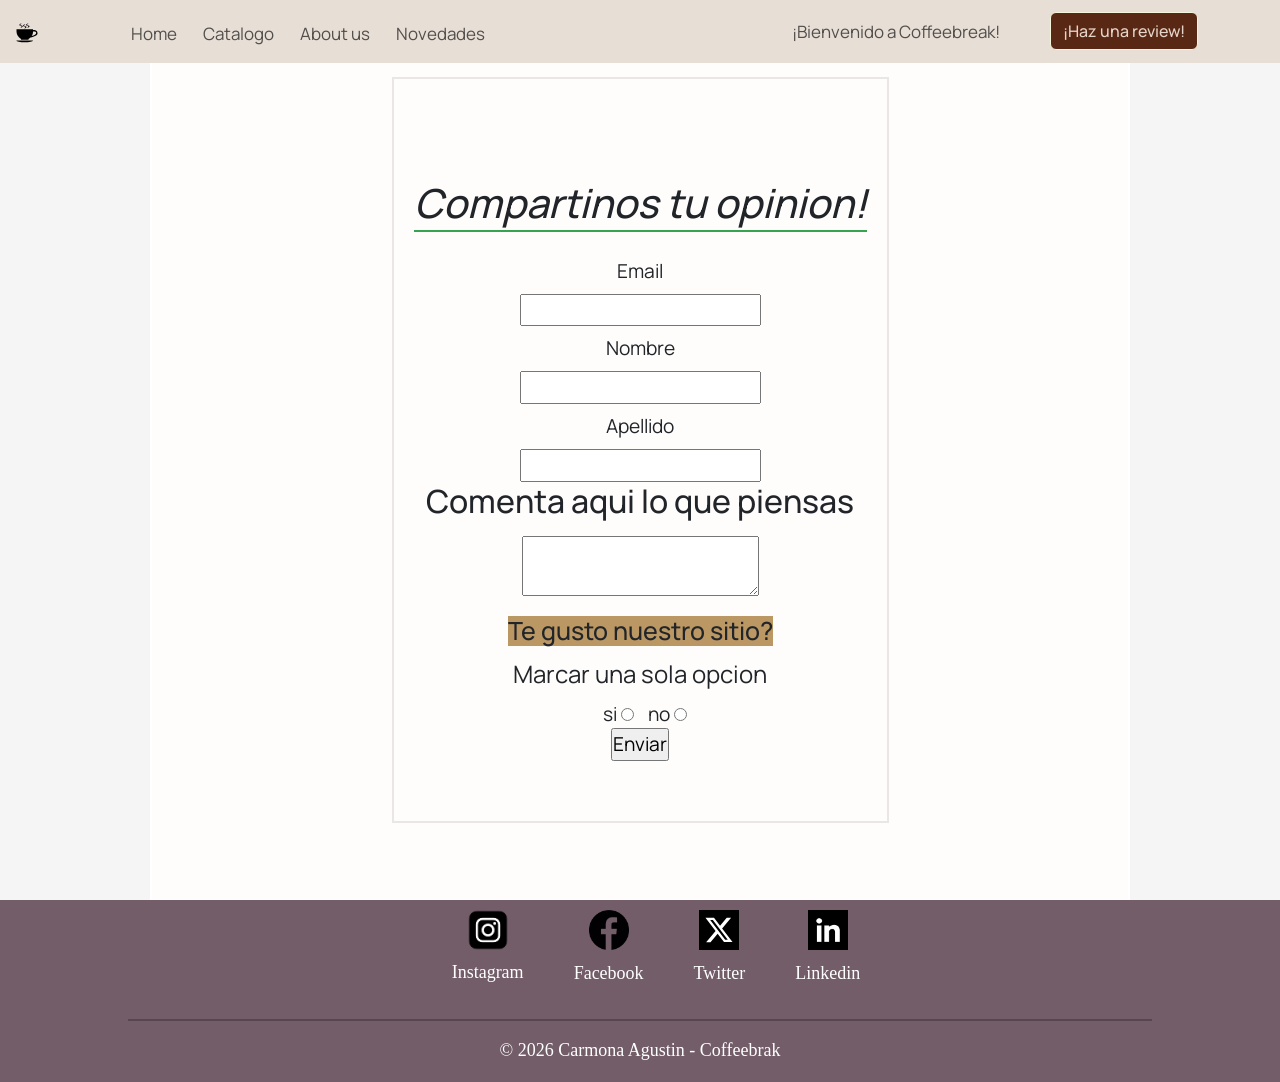
<file: pages/contacto.html>
<!DOCTYPE html>
<html lang="en">

<head>
    <meta charset="UTF-8">
    <meta name="viewport" content="width=device-width, initial-scale=1.0">
    <meta name="description" content="¡Queremos saber tu opinión! En Coffeebreak valoramos tus comentarios. Completa nuestro formulario y contanos ¿Te gustó nuestro sitio? ¡Te leemos!">
    <title>Compartinos tu opinion</title>

    <link href="https://cdn.jsdelivr.net/npm/bootstrap@5.3.8/dist/css/bootstrap.min.css" rel="stylesheet"
        integrity="sha384-sRIl4kxILFvY47J16cr9ZwB07vP4J8+LH7qKQnuqkuIAvNWLzeN8tE5YBujZqJLB" crossorigin="anonymous">

    <link rel="stylesheet" href="../css/style.css">
    <link rel="preconnect" href="https://fonts.googleapis.com">
    <link rel="preconnect" href="https://fonts.gstatic.com" crossorigin>
    <link href="https://fonts.googleapis.com/css2?family=Manrope:wght@200..800&display=swap" rel="stylesheet">
</head>

<body>

    <header>


        <nav class="navbar navbar-expand-lg">

            <div class="container-fluid">
                <a class="navbar-brand" href="../index.html">
                    <img src="../img/coffeeicon.svg" alt="bootstrap" width="30" height="24" class="d-inline-block" />
                </a>
                <button class="navbar-toggler" type="button" data-bs-toggle="collapse"
                    data-bs-target="#navbarSupportedContent" aria-controls="navbarSupportedContent"
                    aria-expanded="false" aria-label="Toggle navigation">
                    <span class="navbar-toggler-icon"></span>
                </button>

                <div class="collapse navbar-collapse" id="navbarSupportedContent">
                    <ul class="navbar-nav me-auto mb-2 mb-lg-0">
                        <li class="nav-item">
                            <a class="nav-link" aria-current="page" href="../index.html">Home</a>
                        </li>
                        <li class="nav-item">
                            <a class="nav-link" href="../pages/catalogo.html">Catalogo</a>
                        </li>
                        <li class="nav-item dropdown">
                            <a class="nav-link search" href="../pages/about.html">About us</a>

                        </li>
                        <li class="nav-item">
                            <a class="nav-link search" href="../pages/novedades.html">Novedades</a>

                        </li>
                        
                    </ul>
                    <span class="navbar-text" style="margin-right: 50px;">
                        ¡Bienvenido a Coffeebreak!
                    </span>

                    <li class="nav-item sesion">
                        <a class="btn btn-outline-success" href="#" role="button">¡Haz una review!</a>
                        <ul class="dropdown-menu"></ul>
                    </li>
                </div>
            </div>

        </nav>
    </header>

    

    <main class="borderco flexco text-deco">
        <div class="contact-box">
            <section>
                <h1><i style="border-bottom: 2px solid rgb(54, 163, 81)">Compartinos tu opinion!</i></h1>

                <form action="/submit" method="post" class="flexco">

                    <label for="email">Email</label>
                    <input type="email" name="email" id="email">

                    <label for="nombre">Nombre</label>
                    <input type="text" name="nombre" id="nombre">

                    <label for="apellido">Apellido</label>
                    <input type="text" name="apellido" id="apellido">

                </form>

            </section>

            <section>

                <h2>Comenta aqui lo que piensas</h2>

                <form action="/submit" method="post" class="flexco">
                    <label for="coment"></label>
                    <textarea name="coment" id="coment"></textarea>
                </form>

                <form action="/submit" method="post">
                    <h3 style="margin-top: 20px;">Te gusto nuestro sitio?</h3>
                    <div>
                        <legend>Marcar una sola opcion</legend>
                        <label for="si2">si</label>
                        <input type="radio" name="chooseone" id="si">
                        <label for="no2">no</label>
                        <input type="radio" name="chooseone" id="no">
                    </div>

                </form>

            </section>

            <form action="/submit" method="post" class="flexco">

                <input type="submit" value="Enviar">

            </form>

        </div>
    </main>


    <footer>
        <div>
            <div>
                <ul>
                    <li><a href="https://www.instagram.com/agu.sferre/"><img src="../img/instagram.webp" alt="instagram"
                                id="ig"></a><p>Instagram</p></li>
                    <li><a href="https://www.facebook.com/profile.php?id=100009521592303"><img src="../img/facebook.png"
                                alt="facebook"></a><p style="margin-top: 10px;">Facebook</p></li>
                    <li><a href="https://x.com/agu_sferre"><img src="../img/twitter.svg" alt="twitter"></a><p style="margin-top: 10px;">Twitter</p></li>

                    <li><a href="https://www.linkedin.com/in/agustin-carmona-980941267/"><img src="../img/linkedin.avif" alt="Linkedin"></a><p style="margin-top: 10px;">Linkedin</p></li>
                    
                </ul>

            </div>

            <hr class="borderf">
            

            <div>
                <p>© 2026 Carmona Agustin - Coffeebrak</p>
            </div>
        </div>
    </footer>

    <script src="https://cdn.jsdelivr.net/npm/bootstrap@5.3.8/dist/js/bootstrap.bundle.min.js"
        integrity="sha384-FKyoEForCGlyvwx9Hj09JcYn3nv7wiPVlz7YYwJrWVcXK/BmnVDxM+D2scQbITxI"
        crossorigin="anonymous"></script>
</body>

</html>
</file>
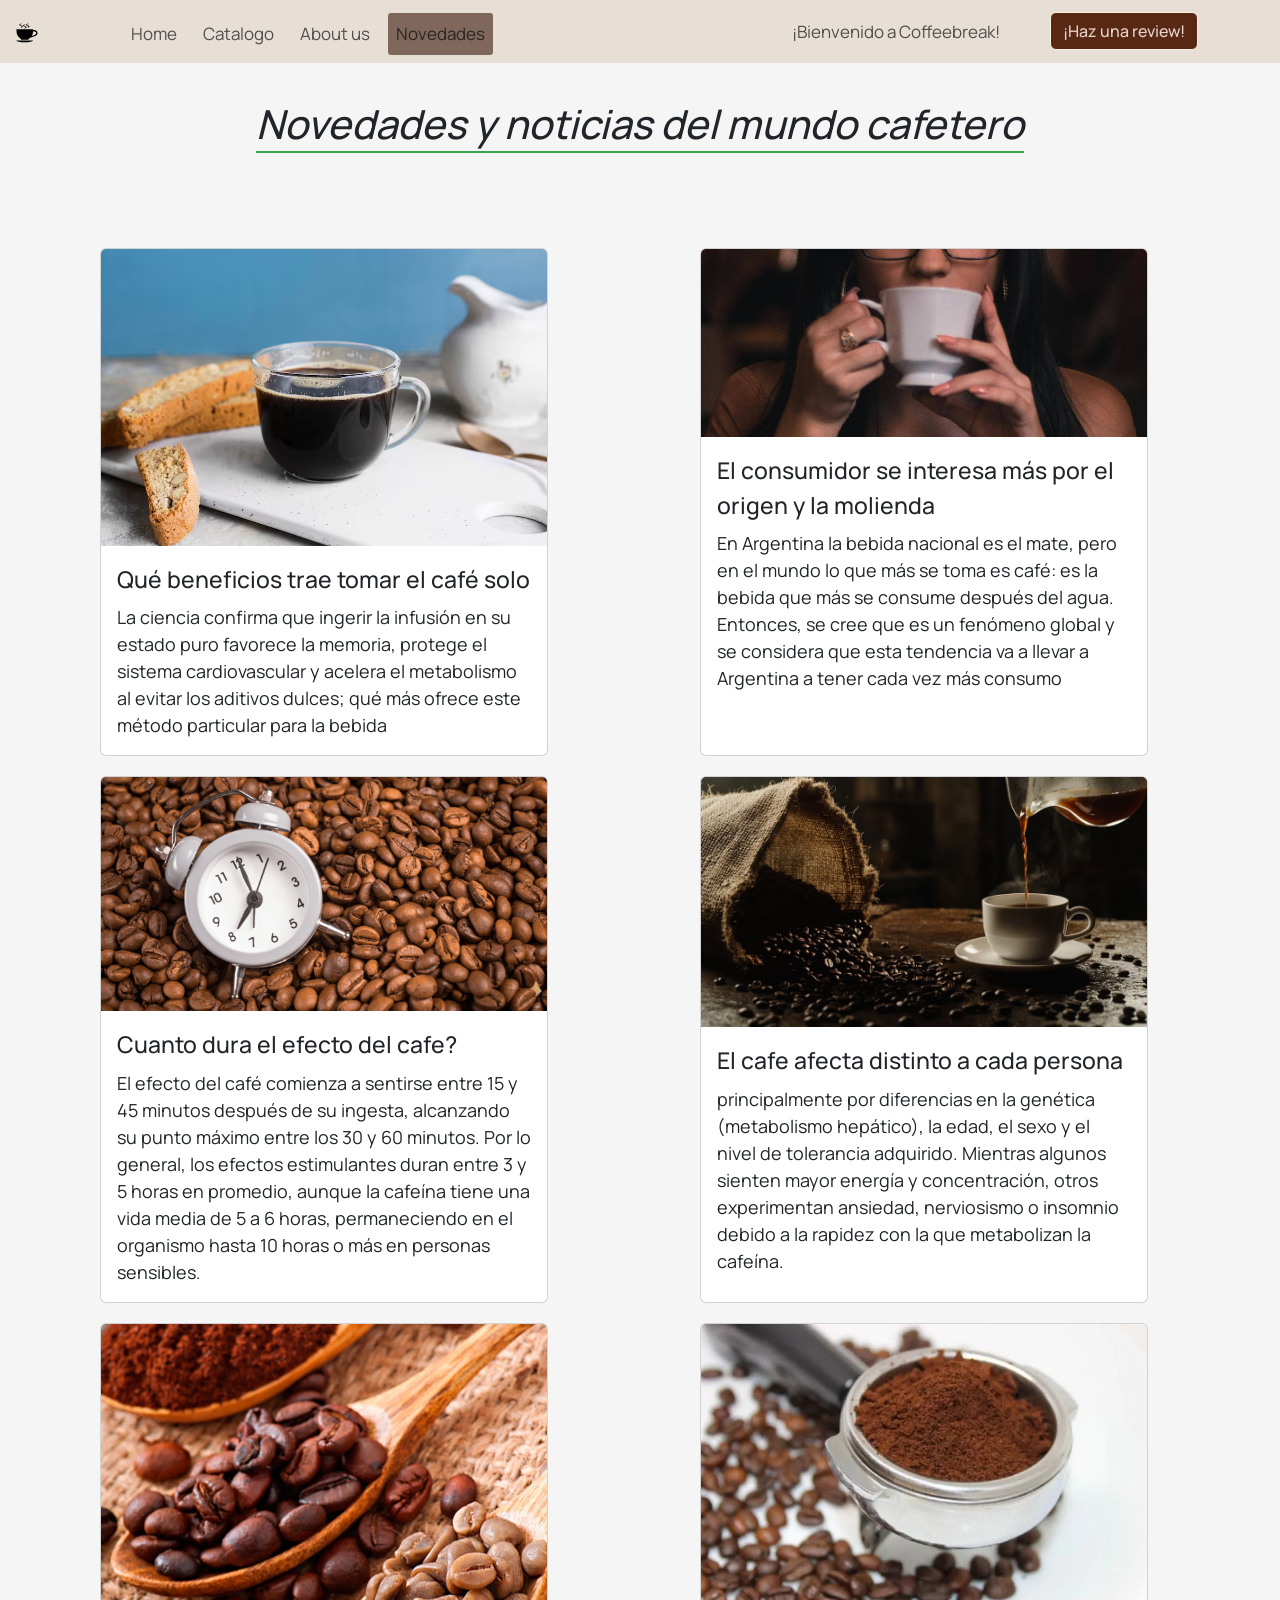
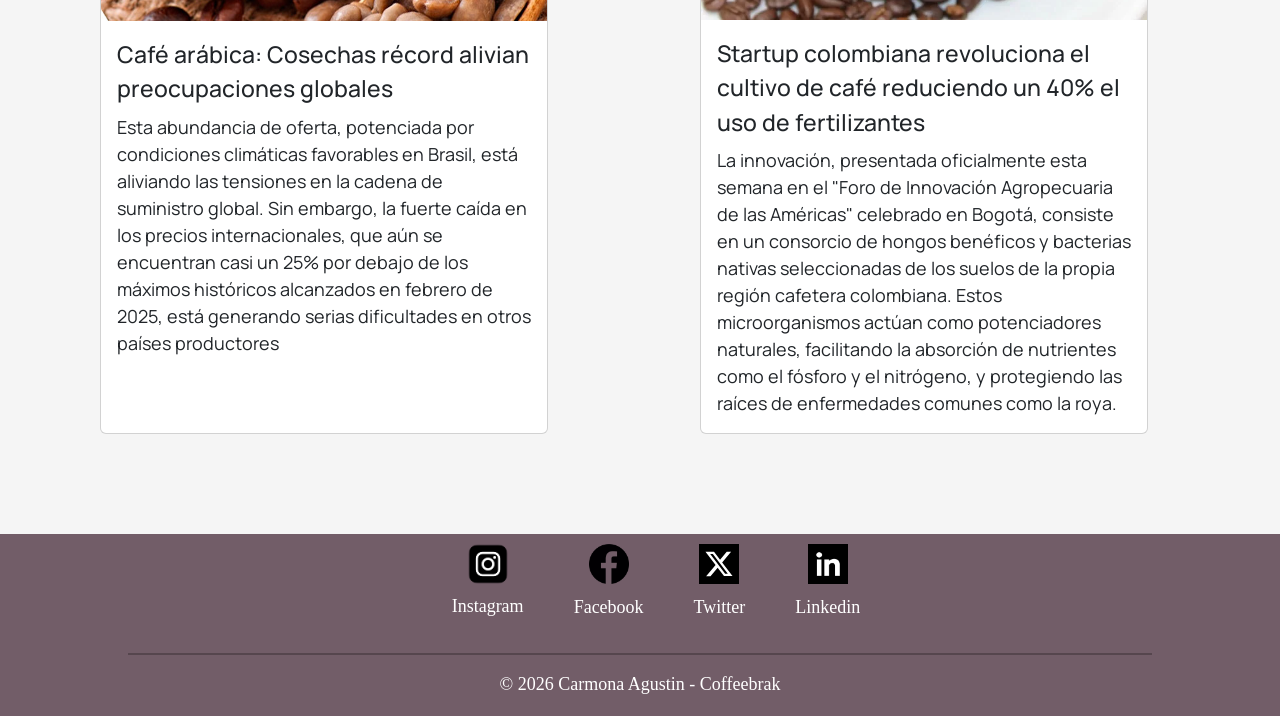
<file: pages/novedades.html>
<!DOCTYPE html>
<html lang="en">

<head>
    <meta charset="UTF-8">
    <meta name="viewport" content="width=device-width, initial-scale=1.0">
    <meta name="description" content="Todo lo que está pasando en el mundo del café ahora: noticias, eventos y tendencias actualizadas. Seguí todas las novedades en Coffeebreak.">
    <title>Novedades del cafe</title>
    <link href="https://cdn.jsdelivr.net/npm/bootstrap@5.3.8/dist/css/bootstrap.min.css" rel="stylesheet"
        integrity="sha384-sRIl4kxILFvY47J16cr9ZwB07vP4J8+LH7qKQnuqkuIAvNWLzeN8tE5YBujZqJLB" crossorigin="anonymous">

    <link rel="stylesheet" href="../css/style.css">
    <link rel="preconnect" href="https://fonts.googleapis.com">
    <link rel="preconnect" href="https://fonts.gstatic.com" crossorigin>
    <link href="https://fonts.googleapis.com/css2?family=Manrope:wght@200..800&display=swap" rel="stylesheet">
</head>

<body>

    <header>

        <nav class="navbar navbar-expand-lg">

            <div class="container-fluid">
                <a class="navbar-brand" href="../index.html">
                    <img src="../img/coffeeicon.svg" alt="bootstrap" width="30" height="24" class="d-inline-block" />
                </a>
                <button class="navbar-toggler" type="button" data-bs-toggle="collapse"
                    data-bs-target="#navbarSupportedContent" aria-controls="navbarSupportedContent"
                    aria-expanded="false" aria-label="Toggle navigation">
                    <span class="navbar-toggler-icon"></span>
                </button>

                <div class="collapse navbar-collapse" id="navbarSupportedContent">
                    <ul class="navbar-nav me-auto mb-2 mb-lg-0">
                        <li class="nav-item">
                            <a class="nav-link" aria-current="page" href="../index.html">Home</a>
                        </li>
                        <li class="nav-item">
                            <a class="nav-link" href="../pages/catalogo.html">Catalogo</a>
                        </li>
                        <li class="nav-item">
                            <a class="nav-link" href="../pages/about.html">About us</a>

                        </li>
                        <li class="nav-item">
                            <a class="nav-link navact" href="#">Novedades</a>

                        </li>

                    </ul>
                    <span class="navbar-text" style="margin-right: 50px;">
                        ¡Bienvenido a Coffeebreak!
                    </span>

                    <li class="nav-item sesion">
                        <a class="btn btn-outline-success" href="../pages/contacto.html" role="button">¡Haz una
                            review!</a>
                        <ul class="dropdown-menu"></ul>
                    </li>
                </div>
            </div>

        </nav>
    </header>


    <main>

        <h1 class="text-deco"><i style="border-bottom: 2px solid rgb(54, 163, 81);">Novedades y noticias del mundo cafetero</i></h1>
        
            <section class="novedad">
                

                <div class="card" style="width: 28rem;">
                    <img src="../img/cafeinfo.avif" class="card-img-top" alt="Cafe negro con biscuits">
                    <div class="card-body">
                        <p class="card-title">Qué beneficios trae tomar el café solo</p>
                        <p class="card-text">La ciencia confirma que ingerir la infusión en su estado puro favorece la memoria, protege el sistema cardiovascular y acelera el metabolismo al evitar los aditivos dulces; qué más ofrece este método particular para la bebida</p>
                    </div>
                </div>


                <div class="card" style="width: 28rem;">
                    <img src="../img/asideimage.jpg" class="card-img-top" alt="Mujer tomando cafe">
                    <div class="card-body">
                        <p class="card-title">El consumidor se interesa más por el origen y la
                    molienda</p>
                        <p class="card-text">En Argentina la bebida nacional es el mate, pero en el mundo
                    lo que más se toma es café: es la bebida que más se consume después del agua. Entonces, se cree que es un fenómeno
                    global y se considera que esta tendencia va a llevar a Argentina a tener cada vez  más consumo</p>
                    </div>
                </div>


                <div class="card" style="width: 28rem;">
                    <img src="../img/asideimage2.jpg" class="card-img-top" alt="reloj sobre granos de cafe">
                    <div class="card-body">
                        <p class="card-title">Cuanto dura el efecto del cafe?</p>
                        <p class="card-text">El efecto del café comienza a sentirse entre 15 y 45 minutos después de su ingesta, alcanzando su punto máximo entre
                    los 30 y 60 minutos. Por lo general, los efectos estimulantes duran entre 3 y 5 horas en promedio, aunque la cafeína
                    tiene una vida media de 5 a 6 horas, permaneciendo en el organismo hasta 10 horas o más en personas sensibles.</p>
                    </div>
                </div>


                <div class="card" style="width: 28rem;">
                    <img src="../img/cafeinfo2.avif" class="card-img-top" alt="cafe negro siendo servido">
                    <div class="card-body">
                        <p class="card-title">El cafe afecta distinto a cada persona</p>
                        <p class="card-text">principalmente por diferencias en la genética (metabolismo hepático), la edad, el sexo y el nivel de tolerancia
                    adquirido. Mientras algunos sienten mayor energía y concentración, otros experimentan ansiedad, nerviosismo o
                    insomnio debido a la rapidez con la que metabolizan la cafeína.</p>
                    </div>
                </div>


                <div class="card" style="width: 28rem;">
                    <img src="../img/cafe-arabica.jpg" class="card-img-top" alt="Granos de cafe">
                    <div class="card-body">
                        <p class="card-title">Café arábica: Cosechas récord alivian preocupaciones globales</p>
                        <p class="card-text">Esta abundancia de oferta, potenciada por condiciones climáticas favorables en Brasil, está aliviando las tensiones en la cadena de suministro global. Sin embargo, la fuerte caída en los precios internacionales, que aún se encuentran casi un 25% por debajo de los máximos históricos alcanzados en febrero de 2025, está generando serias dificultades en otros países productores</p>
                    </div>
                </div>

 
                <div class="card" style="width: 28rem;">
                    <img src="../img/cafe-filtro.webp" class="card-img-top" alt="cafe en un filtro de cafetera">
                    <div class="card-body">
                        <p class="card-title">Startup colombiana revoluciona el cultivo de café reduciendo un 40% el uso de fertilizantes</p>
                        <p class="card-text">La innovación, presentada oficialmente esta semana en el "Foro de Innovación Agropecuaria de las Américas" celebrado en Bogotá, consiste en un consorcio de hongos benéficos y bacterias nativas seleccionadas de los suelos de la propia región cafetera colombiana. Estos microorganismos actúan como potenciadores naturales, facilitando la absorción de nutrientes como el fósforo y el nitrógeno, y protegiendo las raíces de enfermedades comunes como la roya.</p>
                    </div>
                </div>


            </section>

    </main>


    <footer>
        <div>
            <div>
                <ul>
                    <li><a href="https://www.instagram.com/agu.sferre/"><img src="../img/instagram.webp" alt="instagram"
                                id="ig"></a><p>Instagram</p></li>
                    <li><a href="https://www.facebook.com/profile.php?id=100009521592303"><img src="../img/facebook.png"
                                alt="facebook"></a><p style="margin-top: 10px;">Facebook</p></li>
                    <li><a href="https://x.com/agu_sferre"><img src="../img/twitter.svg" alt="twitter"></a><p style="margin-top: 10px;">Twitter</p></li>

                    <li><a href="https://www.linkedin.com/in/agustin-carmona-980941267/"><img src="../img/linkedin.avif" alt="Linkedin"></a><p style="margin-top: 10px;">Linkedin</p></li>
                    
                </ul>

            </div>

            <hr class="borderf">
            

            <div>
                <p>© 2026 Carmona Agustin - Coffeebrak</p>
            </div>
        </div>
    </footer>
    

    <script src="https://cdn.jsdelivr.net/npm/bootstrap@5.3.8/dist/js/bootstrap.bundle.min.js"
        integrity="sha384-FKyoEForCGlyvwx9Hj09JcYn3nv7wiPVlz7YYwJrWVcXK/BmnVDxM+D2scQbITxI"
        crossorigin="anonymous"></script>

</body>

</html>
</file>
<file: css/style.css>
* {
  margin: 0;
  padding: 0;
  box-sizing: border-box;
}

html {
  scroll-behavior: smooth;
}

body {
  font-family: "Manrope", sans-serif;
  background-color: whitesmoke;
  min-height: 100vh;
  margin: 0px;
}

.text-deco {
  text-align: center;
}

li {
  list-style: none;
}

.container img {
  width: 1100px;
  height: 800px;
  border: 3px solid rgb(107, 80, 45);
}

h1 {
  margin-bottom: 30px;
}

p {
  font-size: 18px;
}

header {
  background-color: rgb(231, 222, 214);
  position: fixed;
  width: 100%;
  z-index: 100;
  top: 0;
  font-size: 17px;
}
header li a:hover {
  background-color: rgba(100, 93, 92, 0.267);
  border-bottom: 1px solid rgb(180, 180, 180);
}

.sesion {
  margin-right: 70px;
}

header .btn {
  color: rgb(228, 212, 202);
  font-weight: 500;
  background-color: rgb(88, 40, 20);
  border-color: beige;
}
header .btn:hover {
  background-color: rgb(116, 31, 6);
  border-color: beige;
}

.navact {
  background-color: #7F675B;
  border-radius: 3px;
}

.nav-link {
  margin: 5px 5px 0px 5px;
}

.me-auto {
  margin-left: 60px;
}

footer {
  background-color: #725D68;
  color: white;
  padding: 5px 0px 2px 0px;
  display: flex;
  flex-wrap: wrap;
  justify-content: center;
}

.borderf {
  border: 0;
  border-top: 2px solid black;
  width: 80vw;
}

footer div ul {
  display: flex;
  gap: 50px;
  justify-content: center;
}

footer div p {
  display: flex;
  justify-content: center;
  font-family: "Times New Roman", Times, serif;
}

ul li a img {
  border: none;
  width: 40px;
  height: 40px;
  margin-top: 5px;
}

ul li a {
  display: flex;
  justify-content: center;
}

ul li p {
  margin-top: 4px;
}

#ig {
  width: 50px;
  height: 50px;
  margin: 0;
}

.borderin {
  width: 70%;
  margin: 30px auto;
}

.main-background {
  background: linear-gradient(rgb(241, 241, 241) 0% 35%, rgb(230, 190, 166));
}

.active {
  margin: 0;
  padding: 0;
}

.carousel-control-prev, .carousel-control-next {
  width: 50%;
}

.container img {
  width: 650px;
  max-height: 690px;
}

@media (max-width: 1700px) {
  .carousel-control-next, .carousel-control-prev {
    width: 20%;
  }
}
@media (max-width: 1200px) {
  .container img {
    width: 350px;
    height: 500px;
  }
  .carousel-control-next, .carousel-control-prev {
    width: 40%;
  }
}
@media (max-width: 800px) {
  .container img {
    width: 250px;
    height: 400px;
  }
}
@media (max-width: 520px) {
  .container img {
    width: 250px;
    height: 300px;
  }
  .carru-index {
    flex-direction: column;
    align-items: center;
  }
}
.main-h1 {
  animation-name: h1-index;
  animation-iteration-count: inherit;
  animation-duration: 2s;
  animation-timing-function: ease;
  text-align: center;
}

@keyframes h1-index {
  from {
    transform: translate(0px, -40px);
  }
  to {
    transform: translate(0px, 0px);
  }
}
.main-h2 {
  font-size: 27px;
}

.text-deco div p {
  font-size: 19px;
}

.text-deco p::first-letter {
  font-size: 30px;
  font-weight: bold;
  color: rgb(128, 36, 0);
}

.text-deco h4 {
  font-size: 20px;
  background-color: rgb(255, 216, 190);
  width: fit-content;
  margin: 0px auto 10px auto;
  border-radius: 5px;
}

.carru-index {
  display: flex;
  padding-left: 20px;
  margin-bottom: 30px;
  align-items: center;
}

.bordercat {
  margin: 50px 0px 50px 0px;
  display: grid;
  grid-template-columns: repeat(auto-fit, minmax(450px, 1fr));
  gap: 40px;
}

main h1 {
  margin-top: 100px;
}

.bordercat div {
  margin: auto;
}

.bordercat div img {
  height: 350px;
  width: 450px;
  border-radius: 5px;
}

.colorcard {
  background-color: rgb(179, 125, 71);
  height: fit-content;
  box-shadow: 0 0 5px rgba(59, 35, 4, 0.582);
}
.colorcard:hover {
  transform: scale(1.03);
  transition-property: transform;
  transition-duration: 0.1s;
  transition-timing-function: ease;
}

.modal-color {
  background-color: rgb(121, 105, 89);
  border-radius: 10px;
  color: white;
  font-weight: bold;
}

.modal-color p {
  text-align: center;
}

.text-modal p {
  font-size: x-large;
  color: rgb(255, 242, 229);
}

.text-modal li {
  list-style: decimal;
}

.colorcard:hover {
  background-color: rgba(165, 60, 8, 0.795);
  color: white;
  box-shadow: 0 0 5px rgba(59, 35, 4, 0.582);
}

.card-cat {
  width: 28.2rem;
}

@media (max-width: 520px) {
  .bordercat {
    display: flex;
    flex-direction: column;
    flex-wrap: wrap;
  }
  .bordercat div img {
    width: 300px;
    height: 250px;
  }
  .card-cat {
    width: 19rem;
  }
  .bordercat div a {
    height: 240px;
  }
}
.aboutus {
  margin-bottom: 50px;
  background-color: rgb(240, 240, 240);
}

.container div div p::first-letter {
  font-size: 30px;
  color: rgb(5, 145, 24);
  font-weight: bold;
}

div h3:first-child {
  font-size: 25px;
  background-color: rgba(145, 89, 5, 0.616);
  width: fit-content;
  margin: 0px auto 10px auto;
}

.cafelove {
  margin-left: 300px;
}

@media (max-width: 1000px) {
  .cafelove {
    margin-left: 200px;
  }
}
@media (max-width: 700px) {
  .cafelove {
    margin-left: 120px;
  }
}
.borderab {
  border-top: 2px solid rgb(0, 0, 0);
  border-bottom: 2px solid rgb(0, 0, 0);
  padding-top: 25px;
  padding-bottom: 25px;
  margin-bottom: 25px;
  background-image: url(../img/muralcafe.jpg);
  background-repeat: no-repeat;
  background-size: cover;
  background-position: center;
  border-radius: 10px;
}

.colortext {
  color: rgb(167, 86, 5);
}

.novedad {
  display: grid;
  grid-template-columns: repeat(auto-fit, minmax(450px, 1fr));
  gap: 20px;
  margin: 100px 0px 100px 100px;
}

@media (max-width: 1000px) {
  .novedad {
    display: flex;
    flex-wrap: wrap;
    flex-direction: column;
  }
}
.card-title {
  font-size: 23px;
  font-weight: 500;
}

.card img {
  width: auto;
}

.borderco {
  border-left: 2px solid rgb(255, 255, 255);
  border-right: 2px solid rgb(255, 255, 255);
  background-color: rgb(255, 253, 251);
  font-size: larger;
  min-height: 100vh;
  margin-left: 150px;
  margin-right: 150px;
}

.flexco {
  display: flex;
  flex-direction: column;
  justify-content: center;
  align-items: center;
  gap: 8px;
}

form div label {
  margin-left: 10px;
}

.contact-box {
  border: 2px solid rgba(194, 189, 189, 0.363);
  padding: 0px 20px 60px 20px;
}

@media (max-width: 520px) {
  .borderco {
    background-color: rgb(255, 253, 251);
    margin-left: 0px;
    margin-right: 0px;
  }
  footer div ul {
    display: flex;
    flex-direction: column;
  }
}

/*# sourceMappingURL=style.css.map */
</file>
